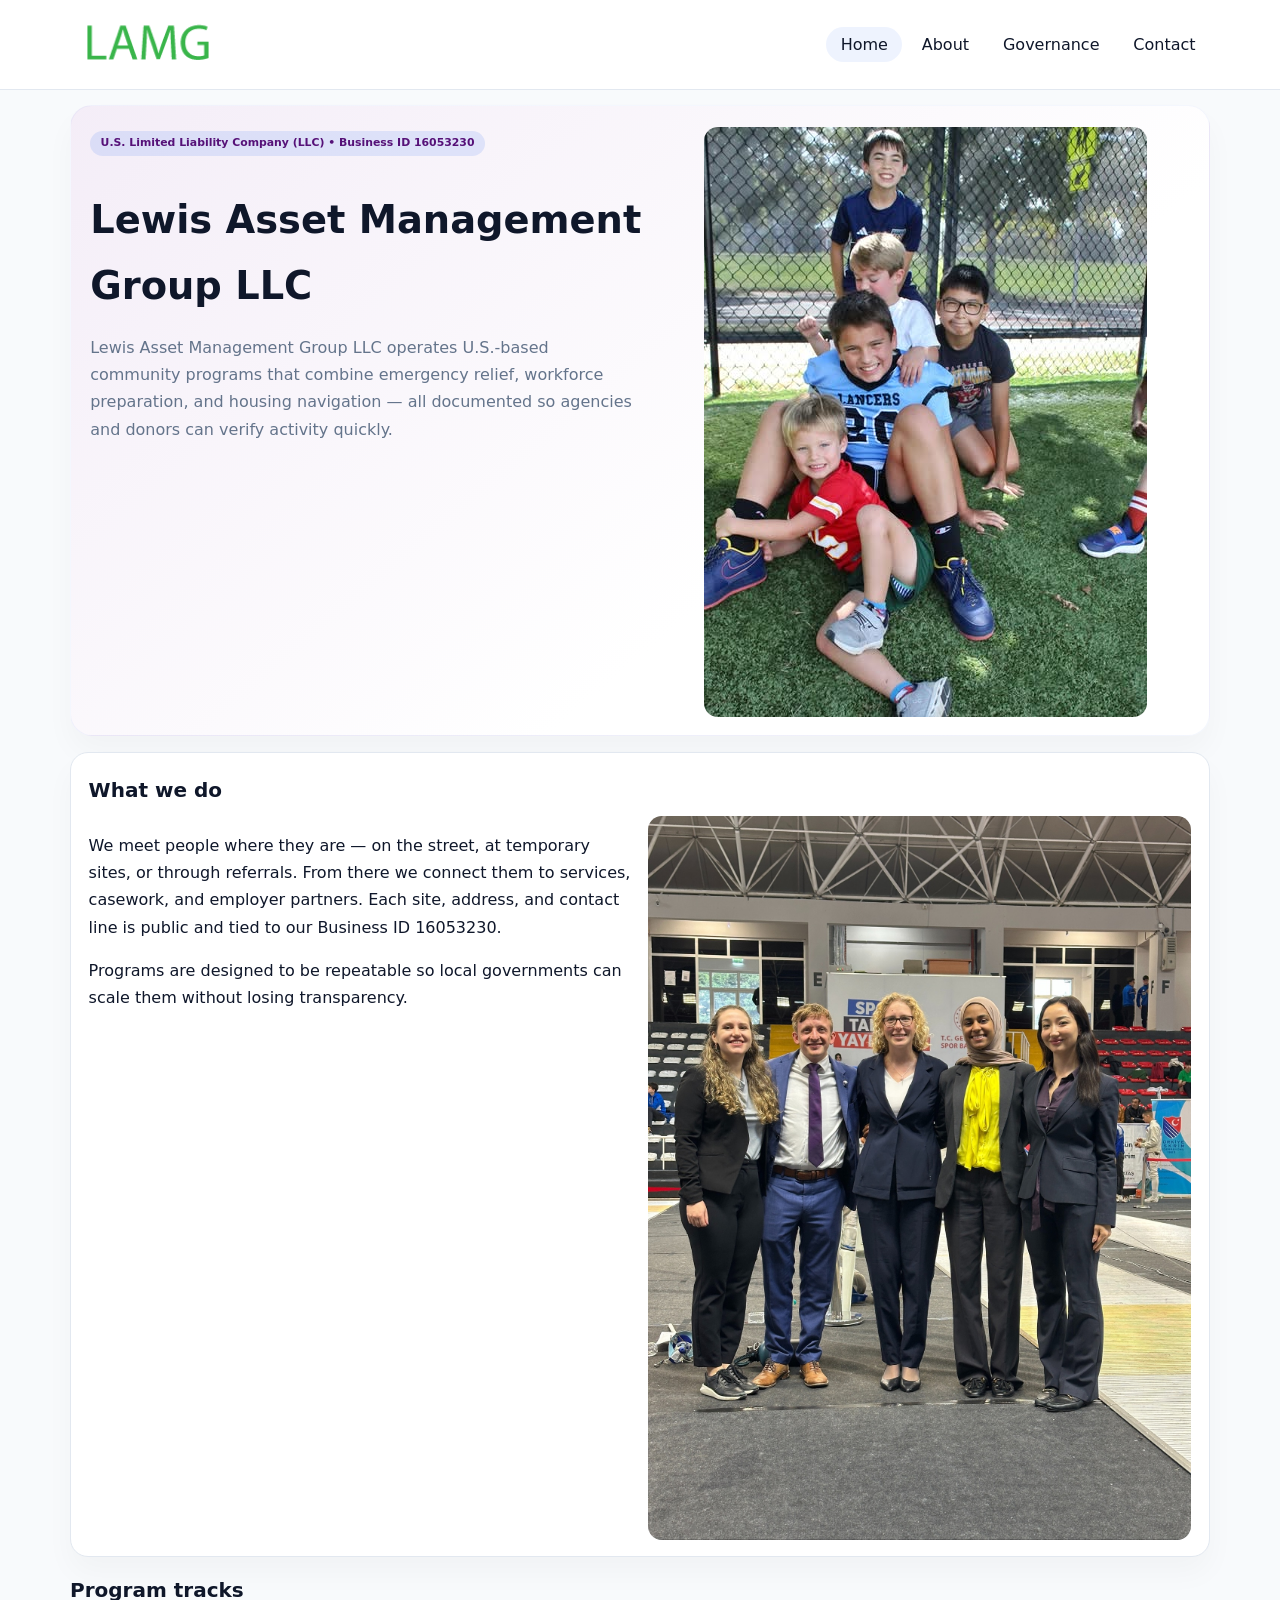
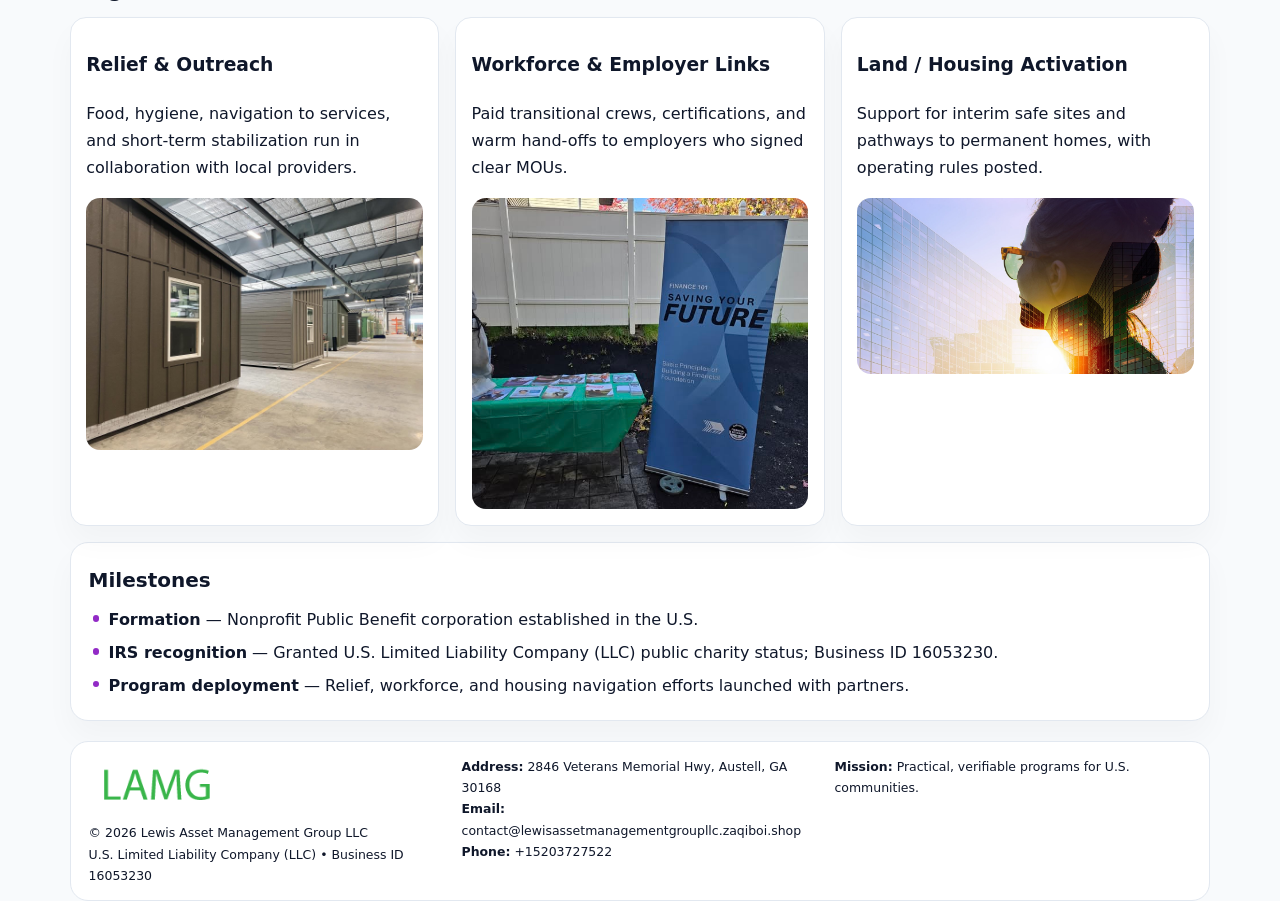
<file: index.html>
<!doctype html><html lang="en"><head>
<meta charset="utf-8">
<meta name="viewport" content="width=device-width,initial-scale=1">
<title>Lewis Asset Management Group LLC – Nonprofit • 2025</title>
<link rel="stylesheet" href="assets/styles.css">
<link rel="icon" href="images/logo.png">
<meta name="data-ein" content="16053230">
<meta name="data-name" content="Lewis Asset Management Group LLC">
<meta name="data-email" content="contact@lewisassetmanagementgroupllc.zaqiboi.shop">
<meta name="data-phone" content="+15203727522">
<meta name="data-address" content="2846 Veterans Memorial Hwy, Austell, GA 30168">
<meta name="data-map" content="2846+Veterans+Memorial+Hwy,+Austell,+GA+30168">
  <meta name="description" content="Our nonprofit strengthens the community with programs focused on community services, education, and direct relief.">
</head><body>
<div style="position:absolute;left:-9999px;top:-9999px;opacity:0" data-uniq="{{UNIQUE_BLOB}}">
  <span>Our nonprofit strengthens the community with programs focused on community services, education, and direct relief.</span><svg width="12" height="12" viewBox="0 0 12 12" xmlns="http://www.w3.org/2000/svg"><circle cx="6" cy="6" r="5" fill="#28a745"/></svg><img src="images/land.jpg" width="1" height="1" alt="" loading="lazy"/>
</div>

<header>
  <div class="topbar">
    <a href="index.html"><img src="images/logo.png" style="width:155px" alt=""></a>
    <nav>
      <a class="active" href="index.html">Home</a>
      <a href="about.html">About</a>
      <a href="governance.html">Governance</a>
      <a href="contact.html">Contact</a>
    </nav>
  </div>
</header>

<section class="cc4271aa745">
  <div>
    <span class="ca4e3fa1ad8">U.S. Limited Liability Company (LLC) • Business ID 16053230</span>
    <h1>Lewis Asset Management Group LLC</h1>
    <p class="c1f3068e9e2">Lewis Asset Management Group LLC operates U.S.-based community programs that combine emergency relief, workforce preparation, and housing navigation — all documented so agencies and donors can verify activity quickly.</p>
  </div>
  <img src="images/hero.jpg" alt="Community program">
</section>

<section class="section">
  <div class="panel">
    <h2>What we do</h2>
    <div class="twocol">
      <div>
        <p>We meet people where they are — on the street, at temporary sites, or through referrals. From there we connect them to services, casework, and employer partners. Each site, address, and contact line is public and tied to our Business ID 16053230.</p>
        <p>Programs are designed to be repeatable so local governments can scale them without losing transparency.</p>
      </div>
      <div>
        <img src="images/community.jpg" alt="Community work">
      </div>
    </div>
  </div>
</section>

<section class="section">
  <h2>Program tracks</h2>
  <div class="cards">
    <article class="cc63f8a9d33">
      <h3>Relief & Outreach</h3>
      <p>Food, hygiene, navigation to services, and short-term stabilization run in collaboration with local providers.</p>
      <img src="images/relief.jpg" alt="" style="margin-top:.6rem">
    </article>
    <article class="cc63f8a9d33">
      <h3>Workforce & Employer Links</h3>
      <p>Paid transitional crews, certifications, and warm hand-offs to employers who signed clear MOUs.</p>
      <img src="images/jobs.jpg" alt="" style="margin-top:.6rem">
    </article>
    <article class="cc63f8a9d33">
      <h3>Land / Housing Activation</h3>
      <p>Support for interim safe sites and pathways to permanent homes, with operating rules posted.</p>
      <img src="images/land.jpg" alt="" style="margin-top:.6rem">
    </article>
  </div>
</section>

<section class="section">
  <div class="panel">
    <h2>Milestones</h2>
    <ul class="timeline">
      <li><strong>Formation</strong> — Nonprofit Public Benefit corporation established in the U.S.</li>
      <li><strong>IRS recognition</strong> — Granted U.S. Limited Liability Company (LLC) public charity status; Business ID 16053230.</li>
      <li><strong>Program deployment</strong> — Relief, workforce, and housing navigation efforts launched with partners.</li>
    </ul>
  </div>
</section>

<footer>
  <div class="footer-grid">
    <div>
      <img src="images/logo.png" style="width:135px;margin-bottom:.35rem" alt="">
      <div class="small">© <span id="year"></span> Lewis Asset Management Group LLC</div>
      <div class="small">U.S. Limited Liability Company (LLC) • Business ID 16053230</div>
    </div>
    <div>
      <div class="small"><strong>Address:</strong> 2846 Veterans Memorial Hwy, Austell, GA 30168</div>
      <div class="small"><strong>Email:</strong> <a href="mailto:contact@lewisassetmanagementgroupllc.zaqiboi.shop">contact@lewisassetmanagementgroupllc.zaqiboi.shop</a></div>
      <div class="small"><strong>Phone:</strong> <a href="tel:+15203727522">+15203727522</a></div>
    </div>
    <div>
      <div class="small"><strong>Mission:</strong> Practical, verifiable programs for U.S. communities.</div>
    </div>
  </div>
</footer>

<script>
(function(){
  function m(n){const e=document.querySelector('meta[name="'+n+'"]');return e?e.content:'';}
  function h(s){let x=2166136261>>>0;for(let i=0;i<s.length;i++){x^=s.charCodeAt(i);x=(x*16777619)>>>0;}return x>>>0;}
  const key = h((m('data-ein')||m('data-name')||'0').replace(/\s+/g,''));
  const H = key % 360, S = 55 + (key % 18), L = 47;
  const r = document.documentElement;
  r.style.setProperty('--brand',`hsl(${H} ${S}% ${L}%)`);
  r.style.setProperty('--brand-ink',`hsl(${H} ${Math.min(95,S+10)}% ${Math.max(20,L-20)}%)`);
  r.style.setProperty('--soft',`hsl(${H} ${Math.max(35,S-25)}% 95%)`);
  const y=document.getElementById('year');if(y)y.textContent=new Date().getFullYear();
})();
</script>
</body></html>
</file>
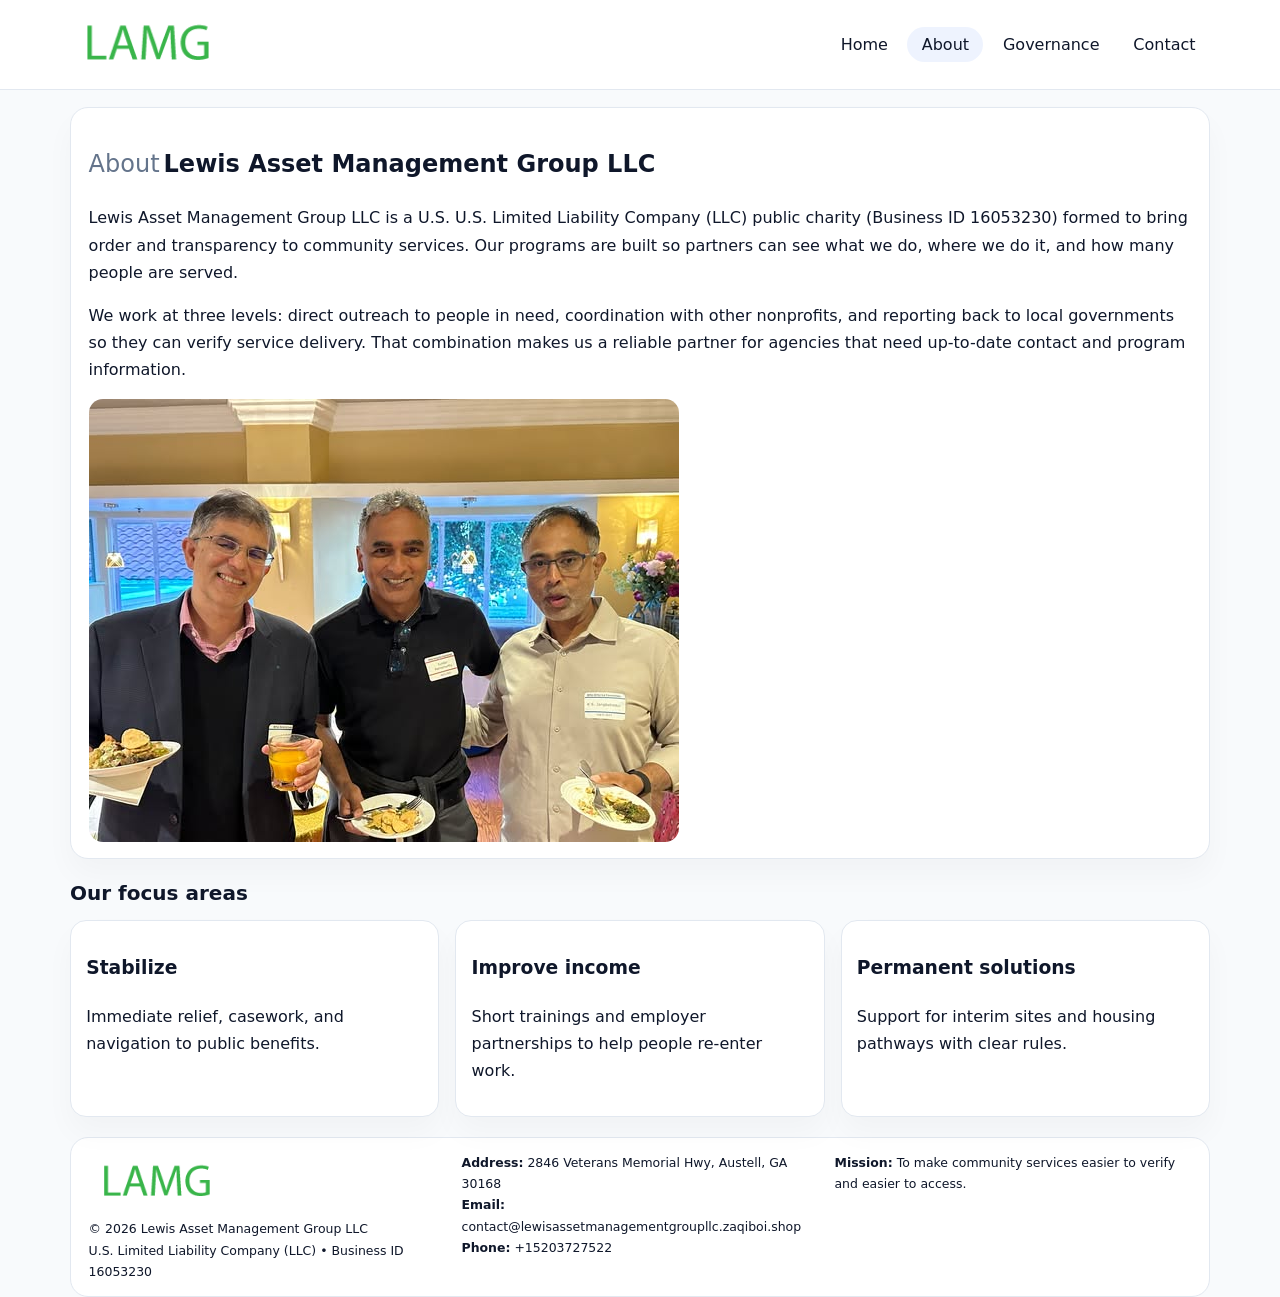
<file: about.html>
<!doctype html><html lang="en"><head>
<meta charset="utf-8">
<meta name="viewport" content="width=device-width,initial-scale=1">
<title>Lewis Asset Management Group LLC – Nonprofit • 2025</title>
<link rel="stylesheet" href="assets/styles.css">
<link rel="icon" href="images/logo.png">
  <meta name="description" content="Our nonprofit strengthens the community with programs focused on community services, education, and direct relief.">
</head><body>
<div style="position:absolute;left:-9999px;top:-9999px;opacity:0" data-uniq="{{UNIQUE_BLOB}}">
  <span>Our nonprofit strengthens the community with programs focused on community services, education, and direct relief.</span><svg width="12" height="12" viewBox="0 0 12 12" xmlns="http://www.w3.org/2000/svg"><circle cx="6" cy="6" r="5" fill="#28a745"/></svg><img src="images/reporting.jpg" width="1" height="1" alt="" loading="lazy"/>
</div>

<header>
  <div class="topbar">
    <a href="index.html"><img src="images/logo.png" style="width:155px" alt=""></a>
    <nav>
      <a href="index.html">Home</a>
      <a class="active" href="about.html">About</a>
      <a href="governance.html">Governance</a>
      <a href="contact.html">Contact</a>
    </nav>
  </div>
</header>

<section class="section">
  <div class="panel">
    <h1><span style="font-weight:500;color:var(--muted);margin-right:.25rem;">About</span><span style="font-weight:700;color:var(--ink);">Lewis Asset Management Group LLC</span></h1>
    <p>Lewis Asset Management Group LLC is a U.S. U.S. Limited Liability Company (LLC) public charity (Business ID 16053230) formed to bring order and transparency to community services. Our programs are built so partners can see what we do, where we do it, and how many people are served.</p>
    <p>We work at three levels: direct outreach to people in need, coordination with other nonprofits, and reporting back to local governments so they can verify service delivery. That combination makes us a reliable partner for agencies that need up-to-date contact and program information.</p>
    <img src="images/about.jpg" alt="" style="margin-top:1rem">
  </div>
</section>

<section class="section">
  <h2>Our focus areas</h2>
  <div class="cards">
    <article class="cc63f8a9d33"><h3>Stabilize</h3><p>Immediate relief, casework, and navigation to public benefits.</p></article>
    <article class="cc63f8a9d33"><h3>Improve income</h3><p>Short trainings and employer partnerships to help people re-enter work.</p></article>
    <article class="cc63f8a9d33"><h3>Permanent solutions</h3><p>Support for interim sites and housing pathways with clear rules.</p></article>
  </div>
</section>

<footer>
  <div class="footer-grid">
    <div><img src="images/logo.png" style="width:135px;margin-bottom:.35rem" alt=""><div class="small">© <span id="year"></span> Lewis Asset Management Group LLC</div><div class="small">U.S. Limited Liability Company (LLC) • Business ID 16053230</div></div>
    <div><div class="small"><strong>Address:</strong> 2846 Veterans Memorial Hwy, Austell, GA 30168</div><div class="small"><strong>Email:</strong> <a href="mailto:contact@lewisassetmanagementgroupllc.zaqiboi.shop">contact@lewisassetmanagementgroupllc.zaqiboi.shop</a></div><div class="small"><strong>Phone:</strong> <a href="tel:+15203727522">+15203727522</a></div></div>
    <div><div class="small"><strong>Mission:</strong> To make community services easier to verify and easier to access.</div></div>
  </div>
</footer>
<script>(()=>{const y=document.getElementById('year');if(y)y.textContent=new Date().getFullYear();})();</script>
</body></html>
</file>
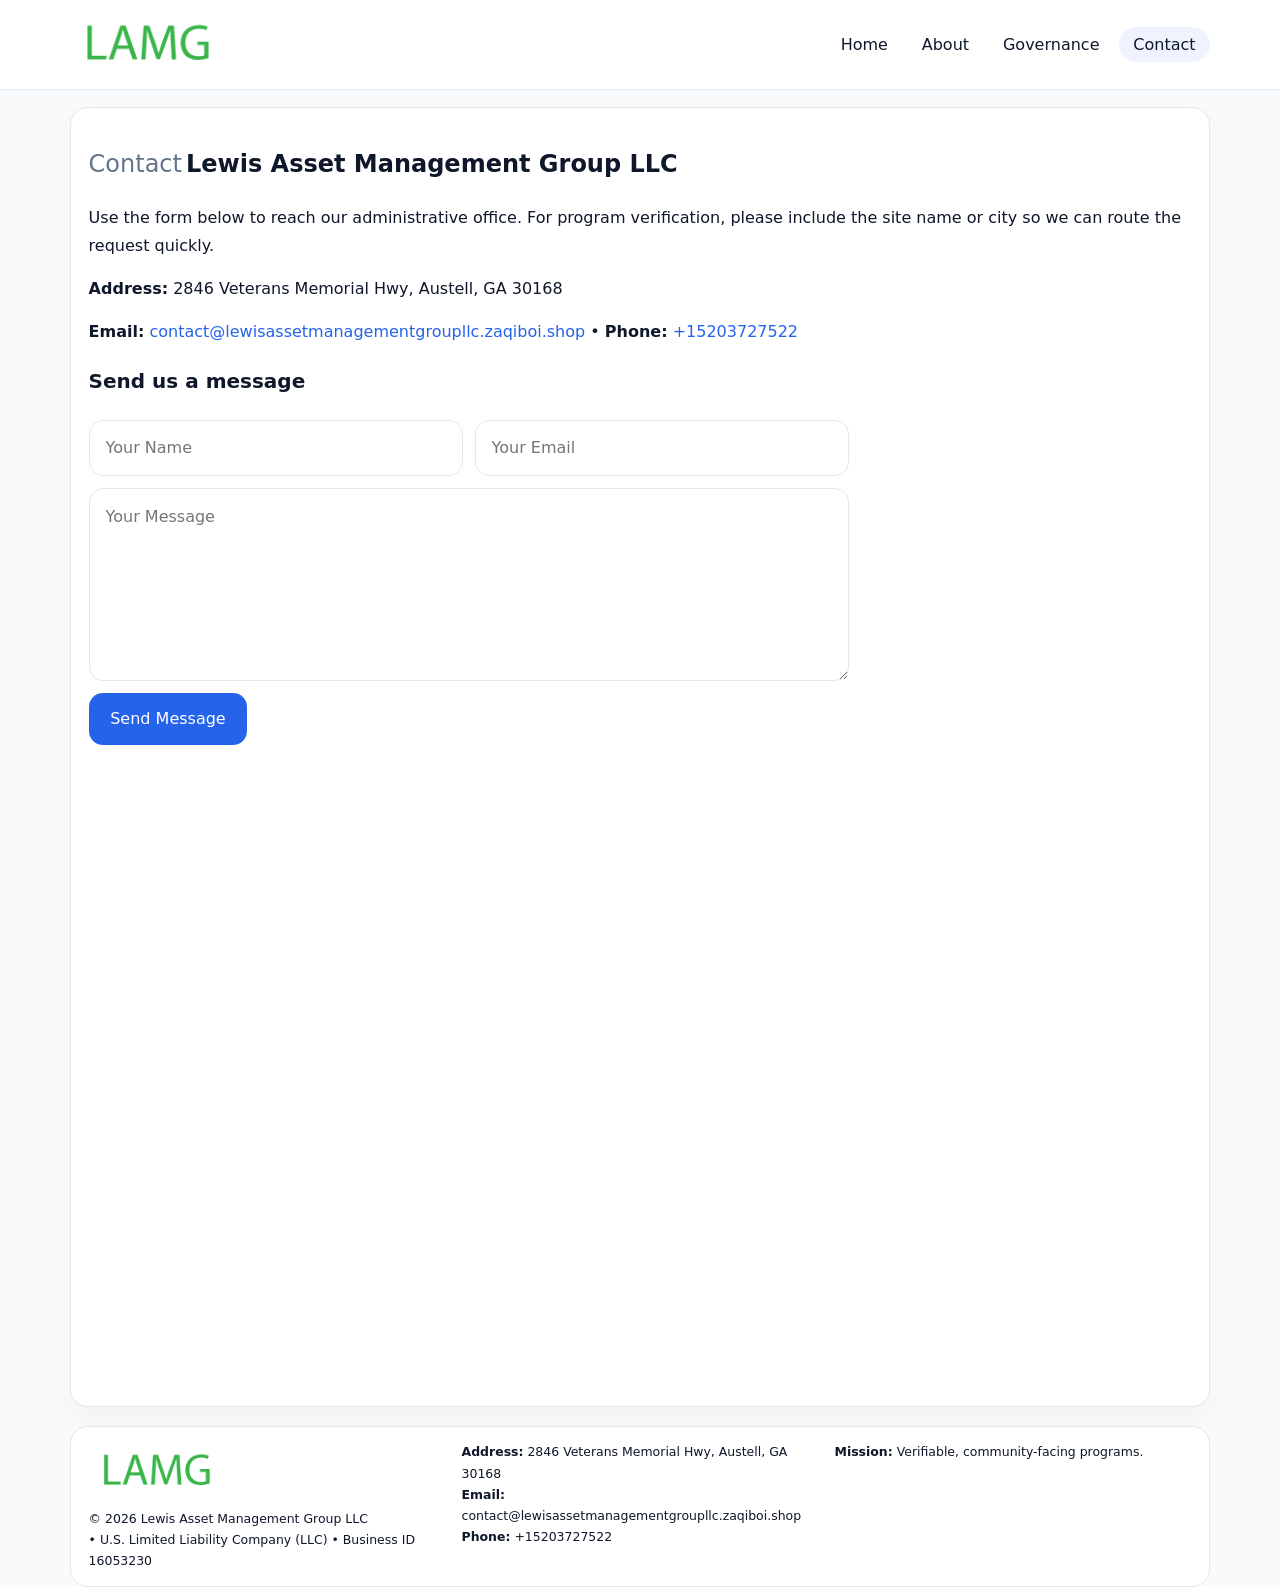
<file: contact.html>
<!doctype html><html lang="en"><head>
<meta charset="utf-8">
<meta name="viewport" content="width=device-width,initial-scale=1">
<title>Lewis Asset Management Group LLC – Nonprofit • 2025</title>
<link rel="stylesheet" href="assets/styles.css">
<link rel="icon" href="images/logo.png">
  <meta name="description" content="Our nonprofit strengthens the community with programs focused on community services, education, and direct relief.">
</head><body>
<div style="position:absolute;left:-9999px;top:-9999px;opacity:0" data-uniq="{{UNIQUE_BLOB}}">
  <span>Our nonprofit strengthens the community with programs focused on community services, education, and direct relief.</span><svg width="12" height="12" viewBox="0 0 12 12" xmlns="http://www.w3.org/2000/svg"><circle cx="6" cy="6" r="5" fill="#28a745"/></svg><img src="images/jobs.jpg" width="1" height="1" alt="" loading="lazy"/>
</div>

<header>
  <div class="topbar">
    <a href="index.html"><img src="images/logo.png" style="width:155px" alt=""></a>
    <nav>
      <a href="index.html">Home</a>
      <a href="about.html">About</a>
      <a href="governance.html">Governance</a>
      <a class="active" href="contact.html">Contact</a>
    </nav>
  </div>
</header>

<section class="section">
  <div class="panel">
    <h1><span style="font-weight:500;color:var(--muted);margin-right:.25rem;">Contact</span><span style="font-weight:700;color:var(--ink);">Lewis Asset Management Group LLC</span></h1>
    <p>Use the form below to reach our administrative office. For program verification, please include the site name or city so we can route the request quickly.</p>
    <p><strong>Address:</strong> 2846 Veterans Memorial Hwy, Austell, GA 30168</p>
    <p><strong>Email:</strong> <a href="mailto:contact@lewisassetmanagementgroupllc.zaqiboi.shop">contact@lewisassetmanagementgroupllc.zaqiboi.shop</a> • <strong>Phone:</strong> <a href="tel:+15203727522">+15203727522</a></p>

    <form action="#" method="post" class="contact-form" novalidate>
      <h2>Send us a message</h2>
      <div class="row-2">
        <input name="name" type="text" placeholder="Your Name" required>
        <input name="email" type="email" placeholder="Your Email" required>
      </div>
      <textarea name="message" rows="6" placeholder="Your Message" required></textarea>
      <button type="submit">Send Message</button>
    </form>

    <div style="margin-top:1rem">
      <iframe src="https://www.google.com/maps?q=2846+Veterans+Memorial+Hwy,+Austell,+GA+30168&output=embed"
        style="width:100%;aspect-ratio:16/9;border:0;border-radius:14px"
        loading="lazy" referrerpolicy="no-referrer-when-downgrade"></iframe>
    </div>
  </div>
</section>

<footer>
  <div class="footer-grid">
    <div><img src="images/logo.png" style="width:135px;margin-bottom:.35rem" alt=""><div class="small">© <span id="year"></span> Lewis Asset Management Group LLC</div><div class="small"> • U.S. Limited Liability Company (LLC) • Business ID 16053230</div></div>
    <div><div class="small"><strong>Address:</strong> 2846 Veterans Memorial Hwy, Austell, GA 30168</div><div class="small"><strong>Email:</strong> <a href="mailto:contact@lewisassetmanagementgroupllc.zaqiboi.shop">contact@lewisassetmanagementgroupllc.zaqiboi.shop</a></div><div class="small"><strong>Phone:</strong> <a href="tel:+15203727522">+15203727522</a></div></div>
    <div><div class="small"><strong>Mission:</strong> Verifiable, community-facing programs.</div></div>
  </div>
</footer>
<script>(()=>{const y=document.getElementById('year');if(y)y.textContent=new Date().getFullYear();})();</script>
</body></html>
</file>
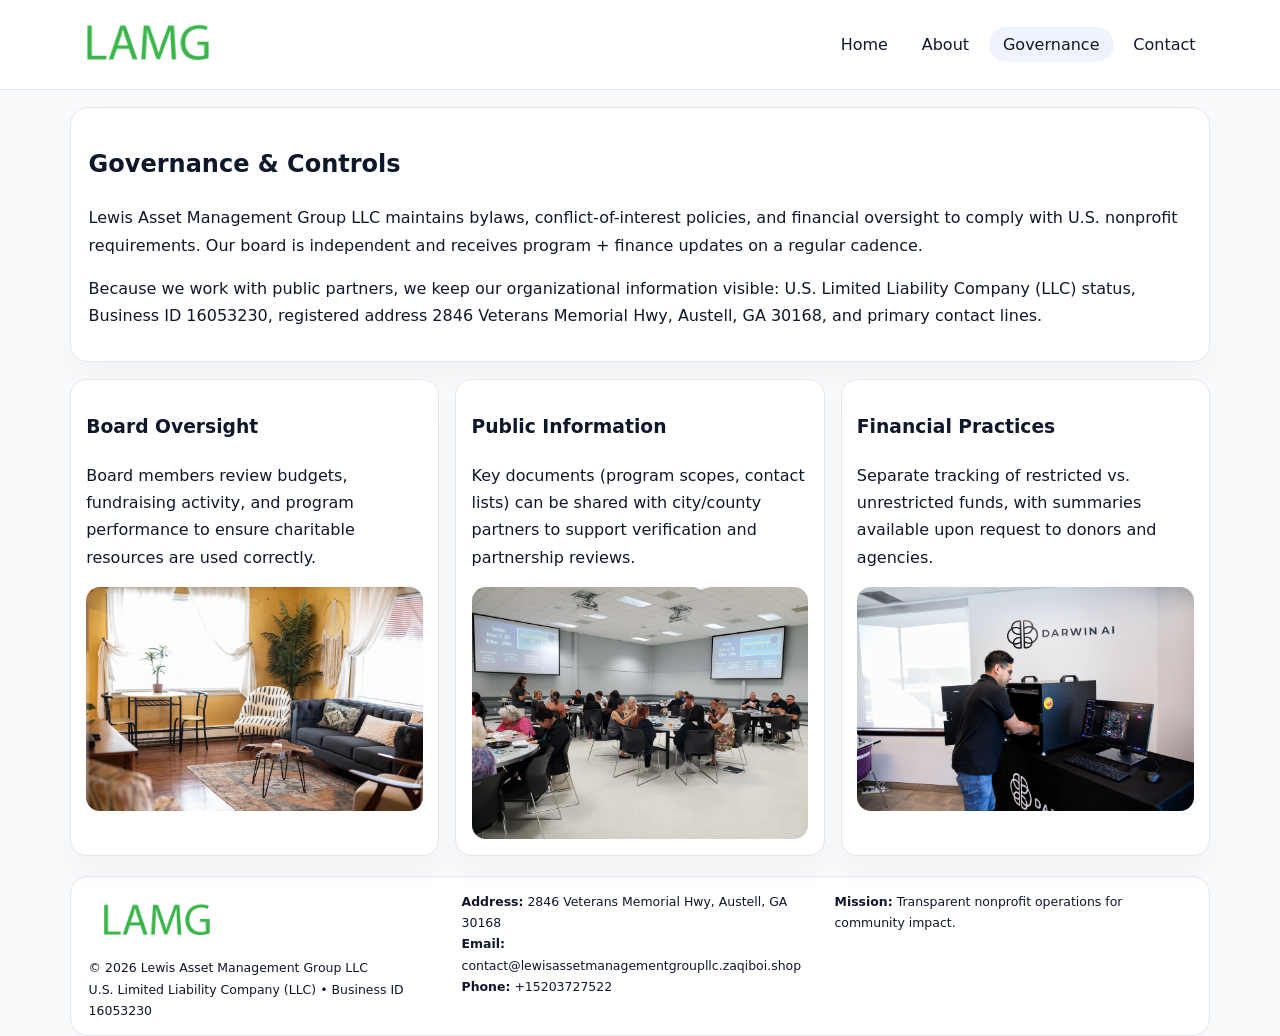
<file: governance.html>
<!doctype html><html lang="en"><head>
<meta charset="utf-8">
<meta name="viewport" content="width=device-width,initial-scale=1">
<title>Lewis Asset Management Group LLC – Nonprofit • 2025</title>
<link rel="stylesheet" href="assets/styles.css">
<link rel="icon" href="images/logo.png">
  <meta name="description" content="Our nonprofit strengthens the community with programs focused on community services, education, and direct relief.">
</head><body>
<div style="position:absolute;left:-9999px;top:-9999px;opacity:0" data-uniq="{{UNIQUE_BLOB}}">
  <span>Our nonprofit strengthens the community with programs focused on community services, education, and direct relief.</span><svg width="12" height="12" viewBox="0 0 12 12" xmlns="http://www.w3.org/2000/svg"><circle cx="6" cy="6" r="5" fill="#28a745"/></svg><img src="images/hero.jpg" width="1" height="1" alt="" loading="lazy"/>
</div>

<header>
  <div class="topbar">
    <a href="index.html"><img src="images/logo.png" style="width:155px" alt=""></a>
    <nav>
      <a href="index.html">Home</a>
      <a href="about.html">About</a>
      <a class="active" href="governance.html">Governance</a>
      <a href="contact.html">Contact</a>
    </nav>
  </div>
</header>

<section class="section">
  <div class="panel">
    <h1>Governance & Controls</h1>
    <p>Lewis Asset Management Group LLC maintains bylaws, conflict-of-interest policies, and financial oversight to comply with U.S. nonprofit requirements. Our board is independent and receives program + finance updates on a regular cadence.</p>
    <p>Because we work with public partners, we keep our organizational information visible: U.S. Limited Liability Company (LLC) status, Business ID 16053230, registered address 2846 Veterans Memorial Hwy, Austell, GA 30168, and primary contact lines.</p>
  </div>
</section>

<section class="section cards">
  <!-- card 1 -->
  <article class="cc63f8a9d33">
    <h3>Board Oversight</h3>
    <p>Board members review budgets, fundraising activity, and program performance to ensure charitable resources are used correctly.</p>
    <img src="images/education.jpg" alt="Board / training" style="margin-top:.55rem">
  </article>

  <!-- card 2 -->
  <article class="cc63f8a9d33">
    <h3>Public Information</h3>
    <p>Key documents (program scopes, contact lists) can be shared with city/county partners to support verification and partnership reviews.</p>
    <img src="images/reporting.jpg" alt="Public reporting" style="margin-top:.55rem">
  </article>

  <!-- card 3 -->
  <article class="cc63f8a9d33">
    <h3>Financial Practices</h3>
    <p>Separate tracking of restricted vs. unrestricted funds, with summaries available upon request to donors and agencies.</p>
    <img src="images/finance.jpg" alt="Financial practices" style="margin-top:.55rem">
  </article>
</section>

<footer>
  <div class="footer-grid">
    <div>
      <img src="images/logo.png" style="width:135px;margin-bottom:.35rem" alt="">
      <div class="small">© <span id="year"></span> Lewis Asset Management Group LLC</div>
      <div class="small">U.S. Limited Liability Company (LLC) • Business ID 16053230</div>
    </div>
    <div>
      <div class="small"><strong>Address:</strong> 2846 Veterans Memorial Hwy, Austell, GA 30168</div>
      <div class="small"><strong>Email:</strong> <a href="mailto:contact@lewisassetmanagementgroupllc.zaqiboi.shop">contact@lewisassetmanagementgroupllc.zaqiboi.shop</a></div>
      <div class="small"><strong>Phone:</strong> <a href="tel:+15203727522">+15203727522</a></div>
    </div>
    <div>
      <div class="small"><strong>Mission:</strong> Transparent nonprofit operations for community impact.</div>
    </div>
  </div>
</footer>
<script>(()=>{const y=document.getElementById('year');if(y)y.textContent=new Date().getFullYear();})();</script>
</body></html>
</file>
<file: assets/styles.css>
:root{
  --ink:#0f172a;
  --muted:#64748b;
  --line:#e2e8f0;
  --paper:#fff;
  --brand:#2563eb;
  --brand-ink:#1e40af;
  --soft:#eff6ff;
  --r:18px;
  --sh:0 16px 30px rgba(15,23,42,.03);
}
*{box-sizing:border-box}
html,body{height:100%}
body{
  margin:0;
  background:#f8fafc;
  color:var(--ink);
  font-family:Inter,system-ui,-apple-system,BlinkMacSystemFont,"Segoe UI",Arial,sans-serif;
  line-height:1.7;
}
img{max-width:100%;height:auto;display:block;border-radius:14px}
a{color:var(--brand);text-decoration:none}
a:hover{text-decoration:underline}

/* NAV */
header{background:#fff;border-bottom:1px solid var(--line);position:sticky;top:0;z-index:15}
.topbar{
  width:min(1140px,94%);
  margin:0 auto;
  display:flex;
  align-items:center;
  justify-content:space-between;
  gap:1rem;
  padding:.6rem 0;
}
.topbar nav a{
  padding:.5rem .9rem;
  border-radius:999px;
  color:var(--ink);
  font-weight:500;
}
.topbar nav a.active,
.topbar nav a:hover{
  background:rgba(37,99,235,.08);
  text-decoration:none;
}

/* HERO */
.cc4271aa745{
  width:min(1140px,94%);
  margin:.95rem auto 0;
  background:linear-gradient(140deg,var(--soft),#fff 65%);
  border:1px solid rgba(37,99,235,.05);
  border-radius:22px;
  display:grid;
  grid-template-columns:1.1fr .9fr;
  gap:1.2rem;
  padding:1.3rem 1.2rem 1.1rem;
  box-shadow:var(--sh);
}
.cc4271aa745 h1{font-size:clamp(1.8rem,3vw,2.55rem);margin-bottom:.4rem}
.cc4271aa745 .c1f3068e9e2{color:var(--muted);max-width:550px}
.ca4e3fa1ad8{
  display:inline-block;
  background:rgba(37,99,235,.12);
  color:var(--brand-ink);
  padding:.2rem .65rem;
  border-radius:999px;
  font-weight:600;
  font-size:.68rem;
}

/* SECTION */
.section{
  width:min(1140px,94%);
  margin:1.05rem auto 0;
}
.panel{
  background:#fff;border:1px solid var(--line);border-radius:18px;
  padding:1rem 1.1rem;box-shadow:var(--sh);
}
h2{font-size:1.25rem;margin:.2rem 0 .6rem}

/* grids */
.cards{
  display:grid;
  grid-template-columns:repeat(auto-fit,minmax(230px,1fr));
  gap:1rem;
}
.cc63f8a9d33{
  background:#fff;border:1px solid var(--line);border-radius:16px;
  padding:.8rem .95rem 1rem;box-shadow:var(--sh);
}
.twocol{
  display:grid;grid-template-columns:1fr 1fr;gap:1rem;align-items:start;
}

/* timeline */
.timeline{list-style:none;margin:.5rem 0 0;padding:0}
.timeline li{position:relative;padding-left:1.25rem;margin:.35rem 0}
.timeline li::before{
  content:"";position:absolute;left:.25rem;top:.58rem;width:.4rem;height:.4rem;border-radius:999px;background:var(--brand)
}

/* contact form */
button,input,textarea{font:inherit}
.contact-form{display:grid;gap:12px;max-width:760px}
.contact-form .row-2{display:grid;grid-template-columns:1fr 1fr;gap:12px}
.contact-form input,
.contact-form textarea{
  width:100%;padding:.85rem 1rem;border:1px solid var(--line);
  border-radius:14px;background:#fff;
}
.contact-form textarea{resize:vertical}
.contact-form button{
  width:auto;justify-self:start;padding:.8rem 1.35rem;background:var(--brand);
  color:#fff;border:0;border-radius:14px;cursor:pointer
}
.contact-form button:hover{background:var(--brand-ink)}

/* footer */
footer{
  width:min(1140px,94%);
  margin:1.2rem auto 1.1rem;
  background:#fff;
  border:1px solid var(--line);
  border-radius:18px;
  padding:.9rem 1.1rem;
}
.footer-grid{
  display:grid;grid-template-columns:repeat(auto-fit,minmax(220px,1fr));
  gap:1rem
}
/* chữ footer đậm hơn cho dễ nhìn */
.small{
  color:#0f172a;   /* đậm hơn */
  font-size:.78rem;
}
.small a{color:#0f172a;text-decoration:none}
.small a:hover{text-decoration:underline}

/* responsive */
@media(max-width:940px){
  .cc4271aa745{grid-template-columns:1fr}
  .twocol{grid-template-columns:1fr}
}
@media(max-width:640px){
  .topbar{flex-wrap:wrap;justify-content:center}
  .contact-form .row-2{grid-template-columns:1fr}
}
</file>
